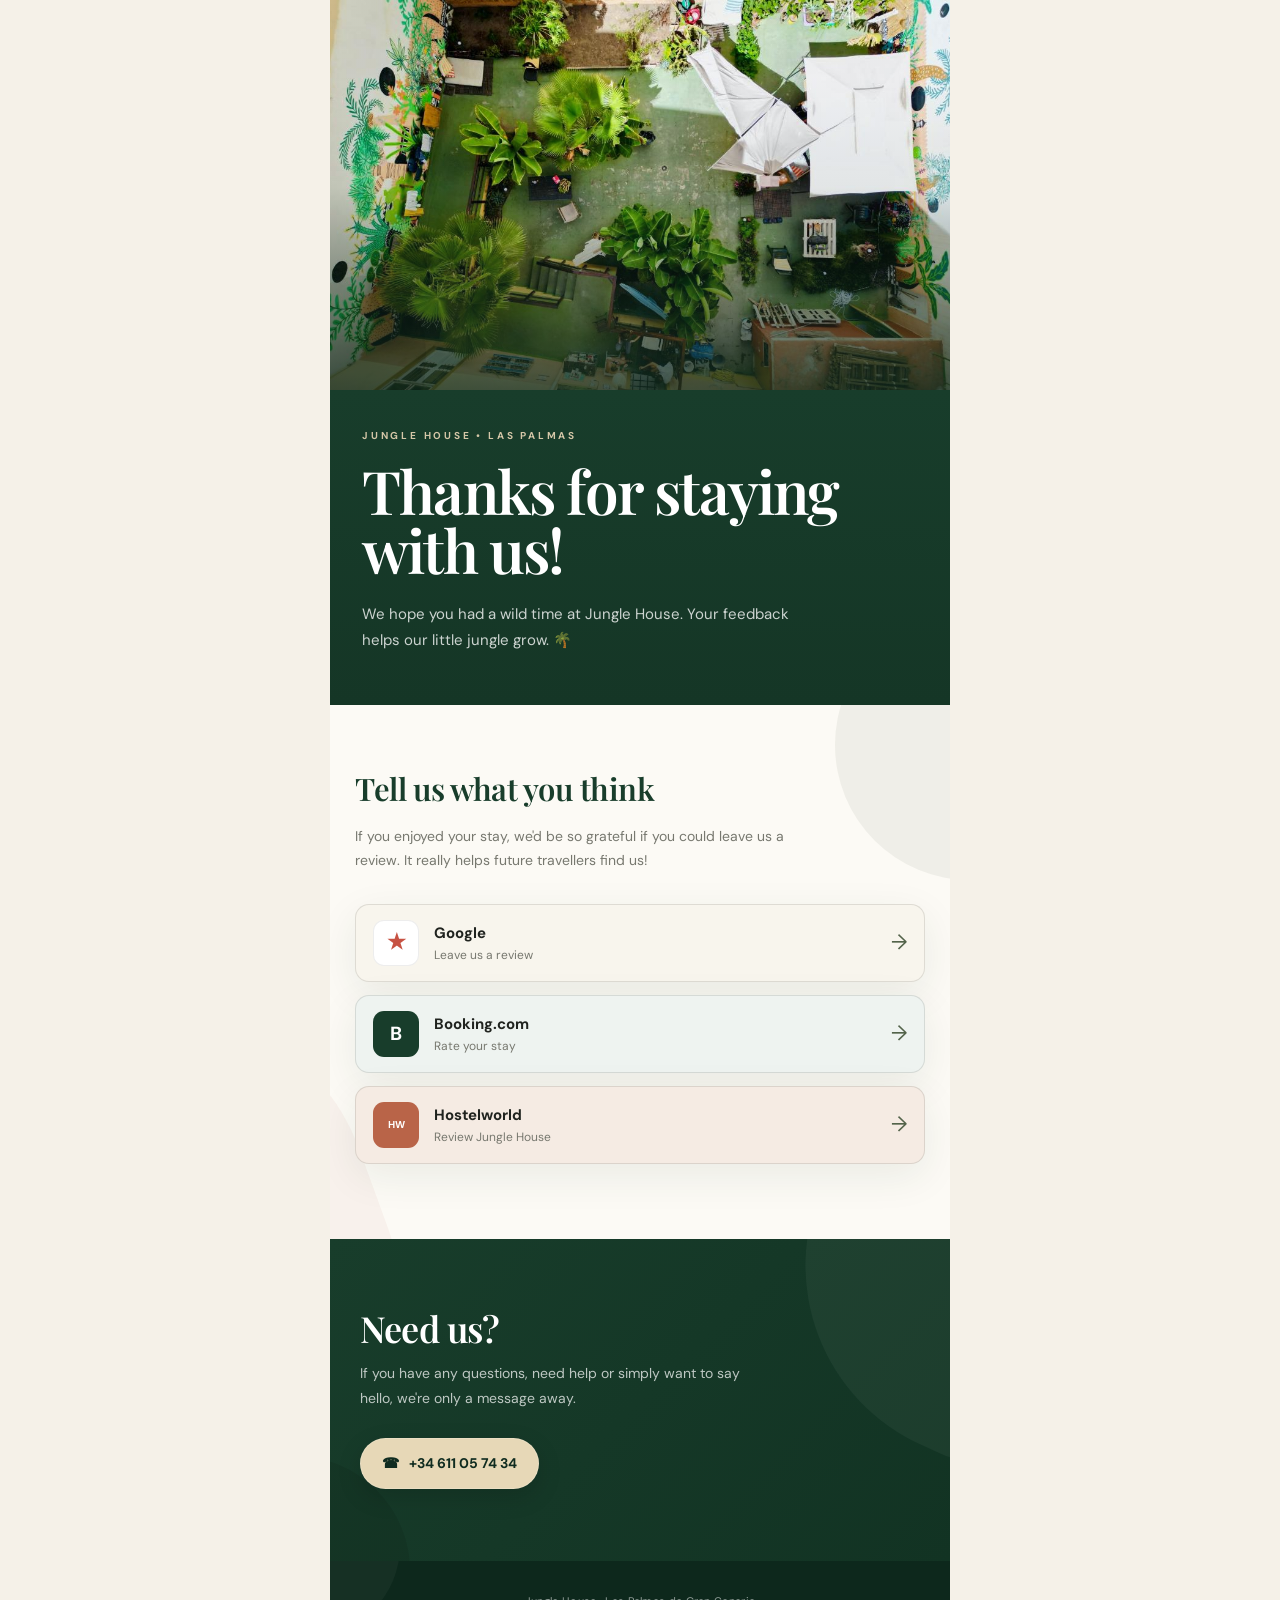
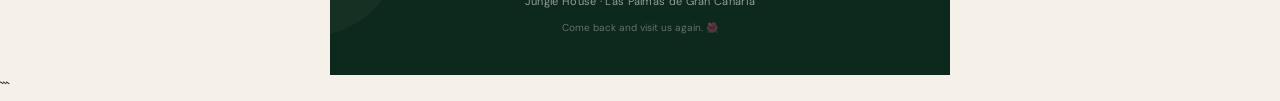
<file: index.html>
<!DOCTYPE html>
<html lang="en">
<head>
  <meta charset="UTF-8">
  <meta name="viewport" content="width=device-width, initial-scale=1.0">

  <title>Jungle House | Thank You</title>

  <meta
    name="description"
    content="Thank you for staying at Jungle House Las Palmas. We'd love to hear about your stay."
  >

  <link rel="stylesheet" href="styles.css">
</head>

<body>

  <main class="page">

    <!-- HERO -->
    <section class="hero">

      <div class="hero-image">
        <img
          src="hero.jpg"
          alt="Guests enjoying Jungle House"
        >
      </div>

      <div class="hero-content">

    

        <p class="eyebrow">JUNGLE HOUSE • LAS PALMAS</p>

        <h1>Thanks for staying<br>with us!</h1>

        <p class="intro">
          We hope you had a wild time at Jungle House.
          Your feedback helps our little jungle grow. 🌴
        </p>

      </div>

    </section>


    <!-- REVIEW SECTION -->
    <section class="reviews">

      <div class="section-heading">
        <span class="tiny-leaf">🌿</span>
        <h2>Tell us what you think</h2>
        <span class="tiny-leaf">🌿</span>
      </div>

      <p class="section-intro">
        If you enjoyed your stay, we'd be so grateful if you could
        leave us a review. It really helps future travellers find us!
      </p>


      <!-- GOOGLE -->
      <a
        class="review-card google"
        href="https://g.page/r/CZP2P3q_ZZoZEBM/review"
        target="_blank"
        rel="noopener noreferrer"
      >
        <div class="card-icon">★</div>

        <div class="card-text">
          <strong>Google</strong>
          <span>Leave us a review</span>
        </div>

        <div class="arrow">→</div>
      </a>


      <!-- BOOKING.COM -->
      <a
        class="review-card booking"
        href="https://www.booking.com/hotel/es/banana-house-las-palmas-de-gran-canaria.html"
        target="_blank"
        rel="noopener noreferrer"
      >
        <div class="card-icon">B</div>

        <div class="card-text">
          <strong>Booking.com</strong>
          <span>Rate your stay</span>
        </div>

        <div class="arrow">→</div>
      </a>


      <!-- HOSTELWORLD -->
      <a
        class="review-card hostelworld"
        href="https://www.hostelworld.com/hostels/p/317372/jungle-house/"
        target="_blank"
        rel="noopener noreferrer"
      >
        <div class="card-icon">HW</div>

        <div class="card-text">
          <strong>Hostelworld</strong>
          <span>Review Jungle House</span>
        </div>

        <div class="arrow">→</div>
      </a>

    </section>


    <!-- CONTACT -->
    <section class="contact">

      <div class="contact-leaf">🌴</div>

      <h2>Need us?</h2>

      <p>
        If you have any questions, need help or simply want to say hello,
        we're only a message away.
      </p>

      <a
        class="phone-button"
        href="tel:+34611057434"
      >
        <span>☎</span>
        +34 611 05 74 34
      </a>

    </section>


    <!-- FOOTER -->
    <footer>

      <div class="footer-leaves">🌿 🍃 🌿</div>

      <p>
        Jungle House · Las Palmas de Gran Canaria
      </p>

      <small>
        Come back and visit us again. 🌺
      </small>

    </footer>

  </main>

</body>
</html>
```
</file>
<file: styles.css>
/* =========================================================
   JUNGLE HOUSE — NFC REVIEW PAGE
   Contemporary Tropical / Editorial
   ========================================================= */

@import url('https://fonts.googleapis.com/css2?family=DM+Sans:wght@400;500;600;700&family=Playfair+Display:wght@500;600;700&display=swap');


:root {
  --forest: #183d2b;
  --forest-deep: #102c20;
  --forest-light: #234d37;

  --moss: #53634a;

  --terracotta: #b96448;
  --terracotta-dark: #944a36;

  --sand: #e9dfcc;
  --cream: #f5f1e8;
  --paper: #fcfaf5;

  --charcoal: #20231f;
  --muted: #77786f;

  --line: rgba(32, 35, 31, 0.12);

  --shadow-soft: 0 12px 40px rgba(24, 61, 43, 0.08);
  --shadow-hover: 0 18px 45px rgba(24, 61, 43, 0.14);
}


/* =========================================================
   RESET
   ========================================================= */

* {
  box-sizing: border-box;
  margin: 0;
  padding: 0;
}

html {
  scroll-behavior: smooth;
}

body {
  background: var(--cream);
  color: var(--charcoal);

  font-family: "DM Sans", Arial, sans-serif;

  font-size: 16px;
  line-height: 1.6;

  -webkit-font-smoothing: antialiased;
  text-rendering: optimizeLegibility;
}

a {
  color: inherit;
  text-decoration: none;
}


/* =========================================================
   PAGE
   ========================================================= */

.page {
  width: 100%;
  max-width: 620px;
  min-height: 100vh;

  margin: 0 auto;

  background: var(--paper);

  overflow: hidden;
}


/* =========================================================
   HERO
   ========================================================= */

.hero {
  position: relative;

  background: var(--forest);

  color: white;

  overflow: hidden;
}


/* Large abstract botanical form */

.hero::before {
  content: "";

  position: absolute;

  width: 310px;
  height: 470px;

  right: -155px;
  bottom: -165px;

  border-radius: 58% 42% 0 0;

  background: rgba(255, 255, 255, 0.045);

  transform: rotate(-17deg);

  pointer-events: none;
}


/* Second architectural curve */

.hero::after {
  content: "";

  position: absolute;

  width: 180px;
  height: 330px;

  left: -105px;
  top: 265px;

  border-radius: 55% 45% 50% 50%;

  background: rgba(0, 0, 0, 0.08);

  transform: rotate(23deg);

  pointer-events: none;
}


/* =========================================================
   HERO IMAGE
   ========================================================= */

.hero-image {
  position: relative;

  width: 100%;
  height: 390px;

  overflow: hidden;
}

.hero-image img {
  width: 100%;
  height: 100%;

  display: block;

  object-fit: cover;

  transform: scale(1.01);
}


/* Cinematic image fade */

.hero-image::after {
  content: "";

  position: absolute;
  inset: 0;

  background:
    linear-gradient(
      to bottom,
      rgba(16, 44, 32, 0.02) 20%,
      rgba(16, 44, 32, 0.08) 48%,
      rgba(16, 44, 32, 0.78) 100%
    );
}


/* =========================================================
   HERO CONTENT
   ========================================================= */

.hero-content {
  position: relative;
  z-index: 2;

  padding: 38px 32px 52px;

  background:
    linear-gradient(
      180deg,
      #183d2b 0%,
      #153626 100%
    );
}


.eyebrow {
  margin-bottom: 17px;

  font-size: 10px;
  font-weight: 700;

  letter-spacing: 2.8px;

  color: #d5c7a8;
}


.hero h1 {
  max-width: 520px;

  margin-bottom: 22px;

  font-family: "Playfair Display", Georgia, serif;

  font-size: clamp(42px, 10vw, 60px);

  font-weight: 600;

  line-height: 0.98;

  letter-spacing: -1.8px;
}


.intro {
  max-width: 455px;

  font-size: 15px;

  line-height: 1.75;

  color: rgba(255, 255, 255, 0.78);
}


/* =========================================================
   REVIEWS
   ========================================================= */

.reviews {
  position: relative;

  overflow: hidden;

  padding: 66px 25px 62px;

  background: var(--paper);
}


/* Large negative-space botanical form */

.reviews::before {
  content: "";

  position: absolute;

  width: 270px;
  height: 270px;

  right: -155px;
  top: -95px;

  border-radius: 50%;

  background: rgba(83, 99, 74, 0.075);

  pointer-events: none;
}


/* Organic cut-out */

.reviews::after {
  content: "";

  position: absolute;

  width: 145px;
  height: 310px;

  left: -95px;
  bottom: -135px;

  border-radius: 60% 40% 45% 55%;

  background: rgba(185, 100, 72, 0.055);

  transform: rotate(-20deg);

  pointer-events: none;
}


/* =========================================================
   SECTION HEADING
   ========================================================= */

.section-heading {
  position: relative;
  z-index: 2;

  margin-bottom: 17px;
}

.section-heading h2 {
  font-family: "Playfair Display", Georgia, serif;

  font-size: 31px;

  font-weight: 600;

  line-height: 1.15;

  letter-spacing: -0.5px;

  color: var(--forest);
}


/* Remove old decorative elements */

.tiny-leaf {
  display: none;
}


.section-intro {
  position: relative;
  z-index: 2;

  max-width: 470px;

  margin-bottom: 31px;

  font-size: 14px;

  line-height: 1.75;

  color: var(--muted);
}


/* =========================================================
   REVIEW CARDS
   ========================================================= */

.review-card {
  position: relative;
  z-index: 2;

  display: flex;
  align-items: center;

  width: 100%;

  min-height: 78px;

  margin-bottom: 13px;

  padding: 14px 17px;

  border: 1px solid var(--line);

  border-radius: 14px;

  background: rgba(255, 255, 255, 0.9);

  box-shadow: var(--shadow-soft);

  transition:
    transform 0.25s ease,
    box-shadow 0.25s ease,
    border-color 0.25s ease;
}

.review-card:hover {
  transform: translateY(-3px);

  box-shadow: var(--shadow-hover);

  border-color: rgba(24, 61, 43, 0.2);
}

.review-card:active {
  transform: translateY(-1px);
}


.card-icon {
  width: 46px;
  height: 46px;

  flex: 0 0 46px;

  display: flex;
  align-items: center;
  justify-content: center;

  border-radius: 11px;

  font-size: 15px;
  font-weight: 700;
}


.card-text {
  flex: 1;

  display: flex;
  flex-direction: column;

  margin-left: 15px;

  gap: 1px;
}

.card-text strong {
  font-size: 15px;
  font-weight: 700;

  color: var(--charcoal);
}

.card-text span {
  font-size: 12px;

  color: var(--muted);
}


.arrow {
  margin-left: 12px;

  font-size: 21px;

  color: var(--moss);

  transition: transform 0.2s ease;
}

.review-card:hover .arrow {
  transform: translateX(3px);
}


/* =========================================================
   REVIEW COLOURS
   ========================================================= */

.google {
  background: #f8f5ed;
}

.google .card-icon {
  background: #ffffff;

  color: #c75243;

  font-size: 21px;

  box-shadow: inset 0 0 0 1px rgba(0, 0, 0, 0.07);
}


.booking {
  background: #eef3f0;
}

.booking .card-icon {
  background: var(--forest);

  color: white;

  font-size: 19px;
}


.hostelworld {
  background: #f5ebe3;
}

.hostelworld .card-icon {
  background: var(--terracotta);

  color: white;

  font-size: 10px;
}


/* =========================================================
   CONTACT
   ========================================================= */

.contact {
  position: relative;

  overflow: hidden;

  padding: 70px 30px 72px;

  background:
    linear-gradient(
      135deg,
      #183d2b 0%,
      #123323 100%
    );

  color: white;
}


/* Huge cropped botanical silhouette */

.contact::before {
  content: "";

  position: absolute;

  width: 360px;
  height: 360px;

  right: -210px;
  top: -145px;

  border-radius: 48% 52% 42% 58%;

  background: rgba(255, 255, 255, 0.045);

  transform: rotate(24deg);

  pointer-events: none;
}


/* Large tonal arc */

.contact::after {
  content: "";

  position: absolute;

  width: 230px;
  height: 230px;

  left: -150px;
  bottom: -125px;

  border-radius: 50%;

  background: rgba(0, 0, 0, 0.09);

  pointer-events: none;
}


/* Content remains above motifs */

.contact h2,
.contact p,
.phone-button {
  position: relative;
  z-index: 2;
}


.contact-leaf {
  display: none;
}


.contact h2 {
  margin-bottom: 13px;

  font-family: "Playfair Display", Georgia, serif;

  font-size: 36px;

  font-weight: 600;

  line-height: 1.1;

  letter-spacing: -0.8px;
}


.contact p {
  max-width: 410px;

  margin-bottom: 28px;

  font-size: 14px;

  line-height: 1.75;

  color: rgba(255, 255, 255, 0.72);
}


.phone-button {
  display: inline-flex;

  align-items: center;
  justify-content: center;

  gap: 10px;

  padding: 13px 21px;

  border: 1px solid rgba(255, 255, 255, 0.18);

  border-radius: 999px;

  background: #e7d8b7;

  color: var(--forest-deep);

  font-size: 14px;

  font-weight: 700;

  box-shadow: 0 8px 25px rgba(0, 0, 0, 0.15);

  transition:
    transform 0.2s ease,
    background 0.2s ease;
}

.phone-button:hover {
  transform: translateY(-2px);

  background: #f0e4c8;
}


/* =========================================================
   FOOTER
   ========================================================= */

footer {
  position: relative;

  overflow: hidden;

  padding: 32px 22px 36px;

  text-align: center;

  background: #0d281c;

  color: rgba(255, 255, 255, 0.55);
}


/* Subtle footer shape */

footer::before {
  content: "";

  position: absolute;

  width: 180px;
  height: 180px;

  left: -110px;
  top: -105px;

  border-radius: 50%;

  background: rgba(255, 255, 255, 0.035);
}


/* Remove emoji decoration */

.footer-leaves {
  display: none;
}


footer p {
  position: relative;
  z-index: 2;

  margin-bottom: 3px;

  font-size: 11px;

  letter-spacing: 0.3px;
}

footer small {
  position: relative;
  z-index: 2;

  font-size: 10px;

  color: rgba(255, 255, 255, 0.35);
}


/* =========================================================
   MOBILE
   ========================================================= */

@media (max-width: 480px) {

  .hero-image {
    height: 330px;
  }

  .hero-content {
    padding: 34px 24px 45px;
  }

  .hero h1 {
    font-size: 43px;

    letter-spacing: -1.3px;
  }

  .intro {
    font-size: 14px;
  }

  .reviews {
    padding: 54px 17px 51px;
  }

  .section-heading h2 {
    font-size: 28px;
  }

  .review-card {
    min-height: 73px;

    padding: 12px 14px;
  }

  .card-icon {
    width: 43px;
    height: 43px;

    flex-basis: 43px;
  }

  .card-text {
    margin-left: 13px;
  }

  .contact {
    padding: 57px 24px 61px;
  }

  .contact h2 {
    font-size: 32px;
  }

}


/* =========================================================
   REDUCED MOTION
   ========================================================= */

@media (prefers-reduced-motion: reduce) {

  html {
    scroll-behavior: auto;
  }

  .review-card,
  .arrow,
  .phone-button {
    transition: none;
  }

}
</file>
